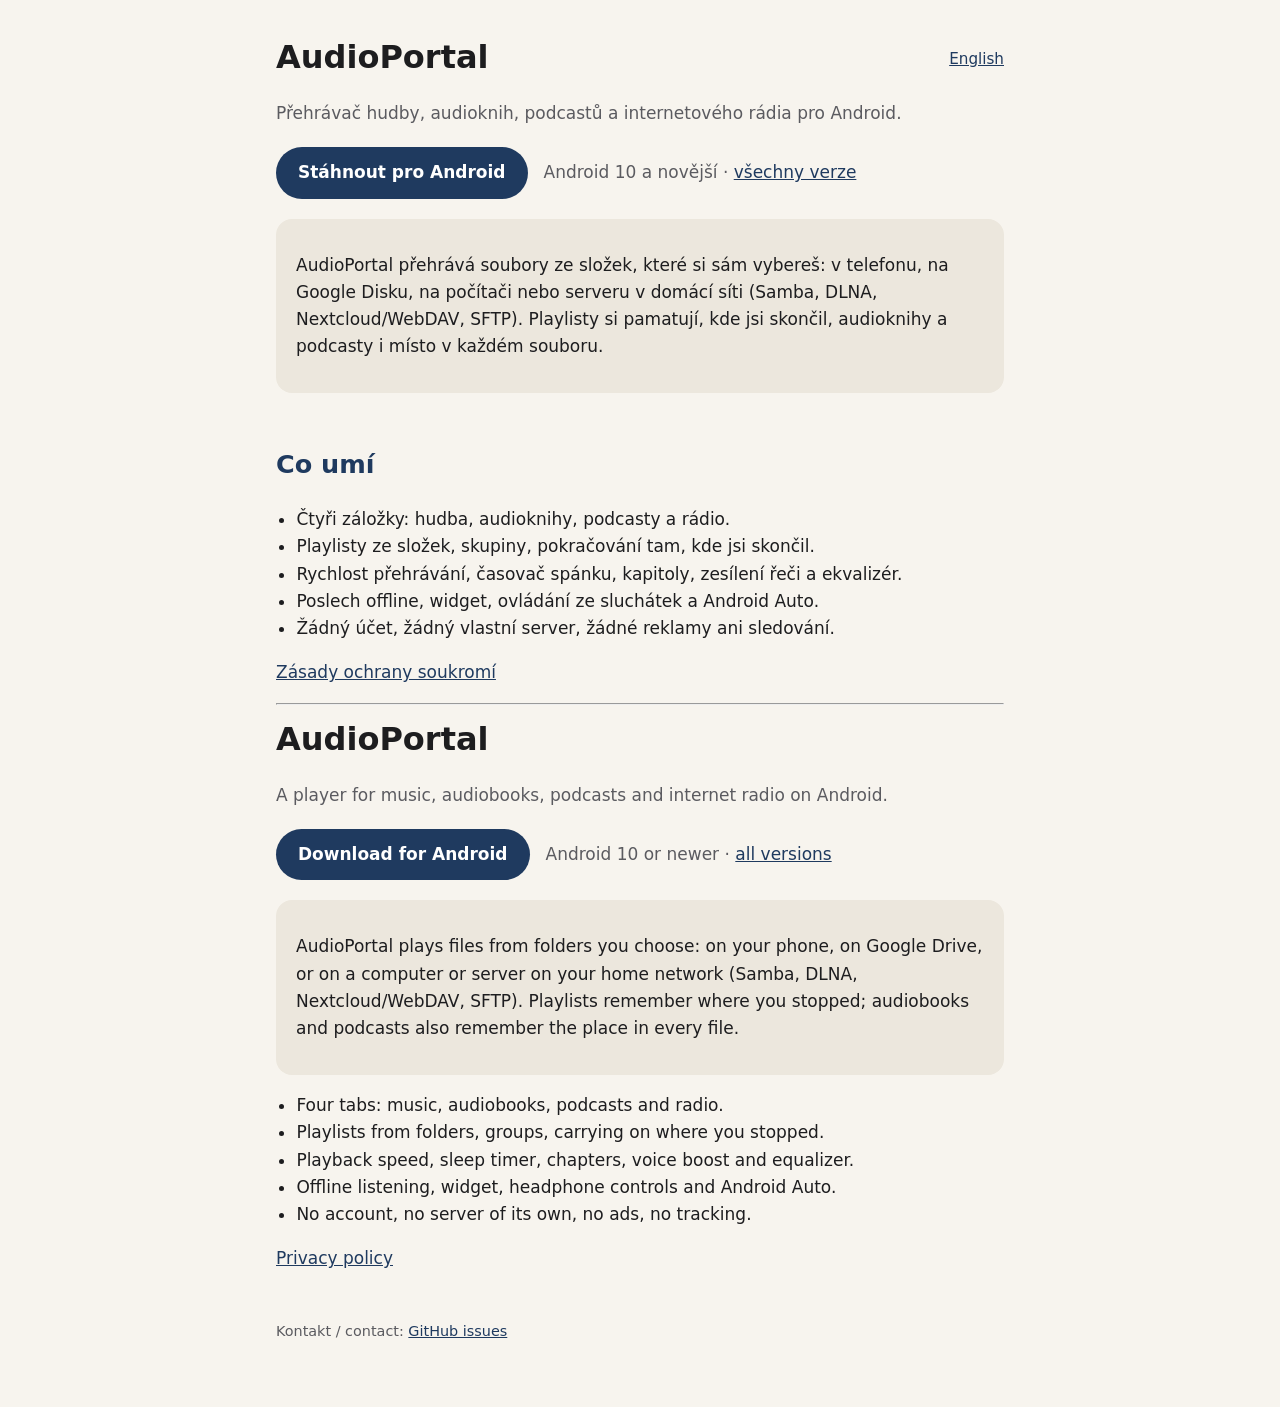
<file: index.html>
<!doctype html>
<html lang="cs">
<head>
<meta charset="utf-8">
<meta name="viewport" content="width=device-width, initial-scale=1">
<title>AudioPortal</title>
<meta name="description" content="AudioPortal – přehrávač hudby, audioknih, podcastů a rádia pro Android.">
<link rel="stylesheet" href="style.css">
</head>
<body>
<main>
<p class="lang"><a href="#en">English</a></p>
<h1>AudioPortal</h1>
<p class="muted">Přehrávač hudby, audioknih, podcastů a internetového rádia pro Android.</p>
<p class="download"><a class="button" href="https://github.com/RadekFurmanek/audioportal-web/releases/latest/download/AudioPortal.apk">Stáhnout pro Android</a> <span class="muted">Android 10 a novější · <a href="https://github.com/RadekFurmanek/audioportal-web/releases">všechny verze</a></span></p>

<div class="card">
<p>AudioPortal přehrává soubory ze složek, které si sám vybereš: v telefonu, na Google Disku, na počítači nebo serveru v domácí síti (Samba, DLNA, Nextcloud/WebDAV, SFTP). Playlisty si pamatují, kde jsi skončil, audioknihy a podcasty i místo v každém souboru.</p>
</div>

<h2>Co umí</h2>
<ul>
<li>Čtyři záložky: hudba, audioknihy, podcasty a rádio.</li>
<li>Playlisty ze složek, skupiny, pokračování tam, kde jsi skončil.</li>
<li>Rychlost přehrávání, časovač spánku, kapitoly, zesílení řeči a ekvalizér.</li>
<li>Poslech offline, widget, ovládání ze sluchátek a Android Auto.</li>
<li>Žádný účet, žádný vlastní server, žádné reklamy ani sledování.</li>
</ul>

<p><a href="privacy.html">Zásady ochrany soukromí</a></p>

<hr id="en">
<h1>AudioPortal</h1>
<p class="muted">A player for music, audiobooks, podcasts and internet radio on Android.</p>
<p class="download"><a class="button" href="https://github.com/RadekFurmanek/audioportal-web/releases/latest/download/AudioPortal.apk">Download for Android</a> <span class="muted">Android 10 or newer · <a href="https://github.com/RadekFurmanek/audioportal-web/releases">all versions</a></span></p>
<div class="card">
<p>AudioPortal plays files from folders you choose: on your phone, on Google Drive, or on a computer or server on your home network (Samba, DLNA, Nextcloud/WebDAV, SFTP). Playlists remember where you stopped; audiobooks and podcasts also remember the place in every file.</p>
</div>
<ul>
<li>Four tabs: music, audiobooks, podcasts and radio.</li>
<li>Playlists from folders, groups, carrying on where you stopped.</li>
<li>Playback speed, sleep timer, chapters, voice boost and equalizer.</li>
<li>Offline listening, widget, headphone controls and Android Auto.</li>
<li>No account, no server of its own, no ads, no tracking.</li>
</ul>
<p><a href="privacy.html#en">Privacy policy</a></p>

<footer>Kontakt / contact: <a href="https://github.com/RadekFurmanek/audioportal-web/issues">GitHub issues</a></footer>
</main>
</body>
</html>
</file>
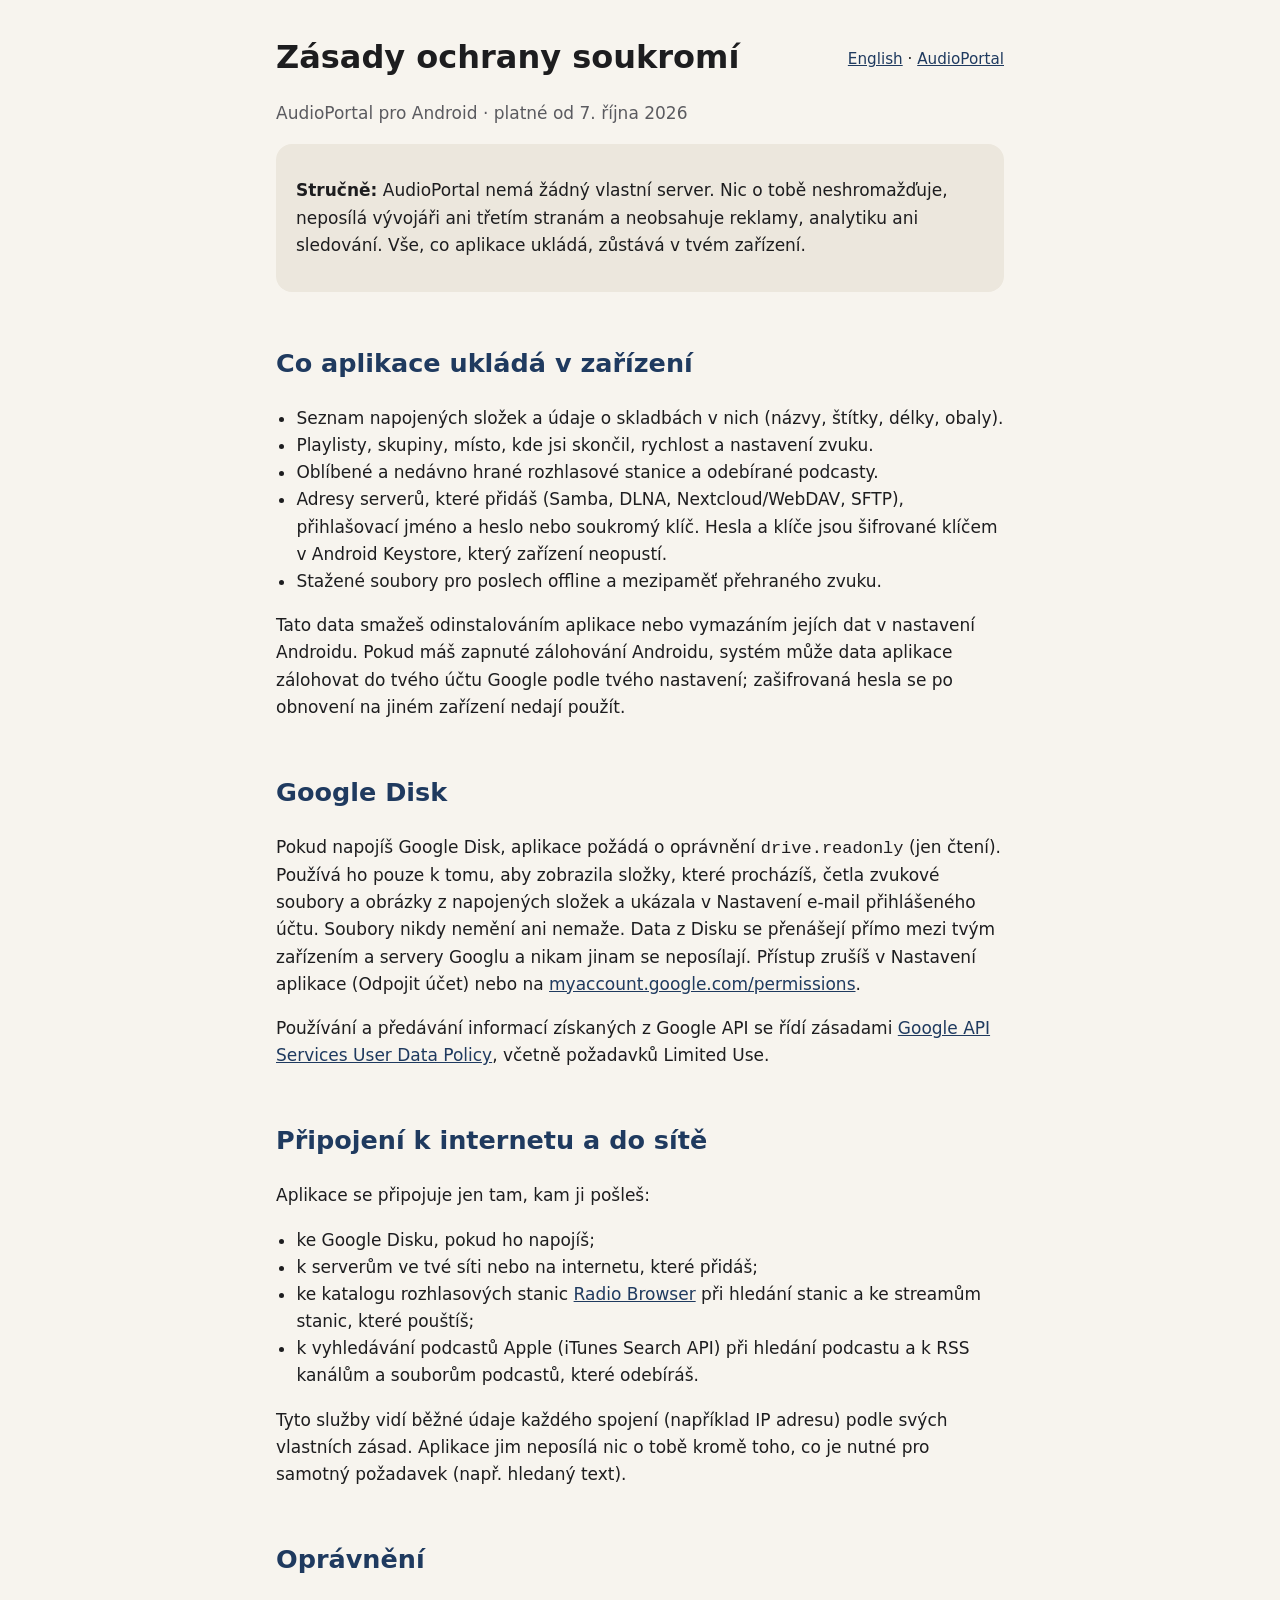
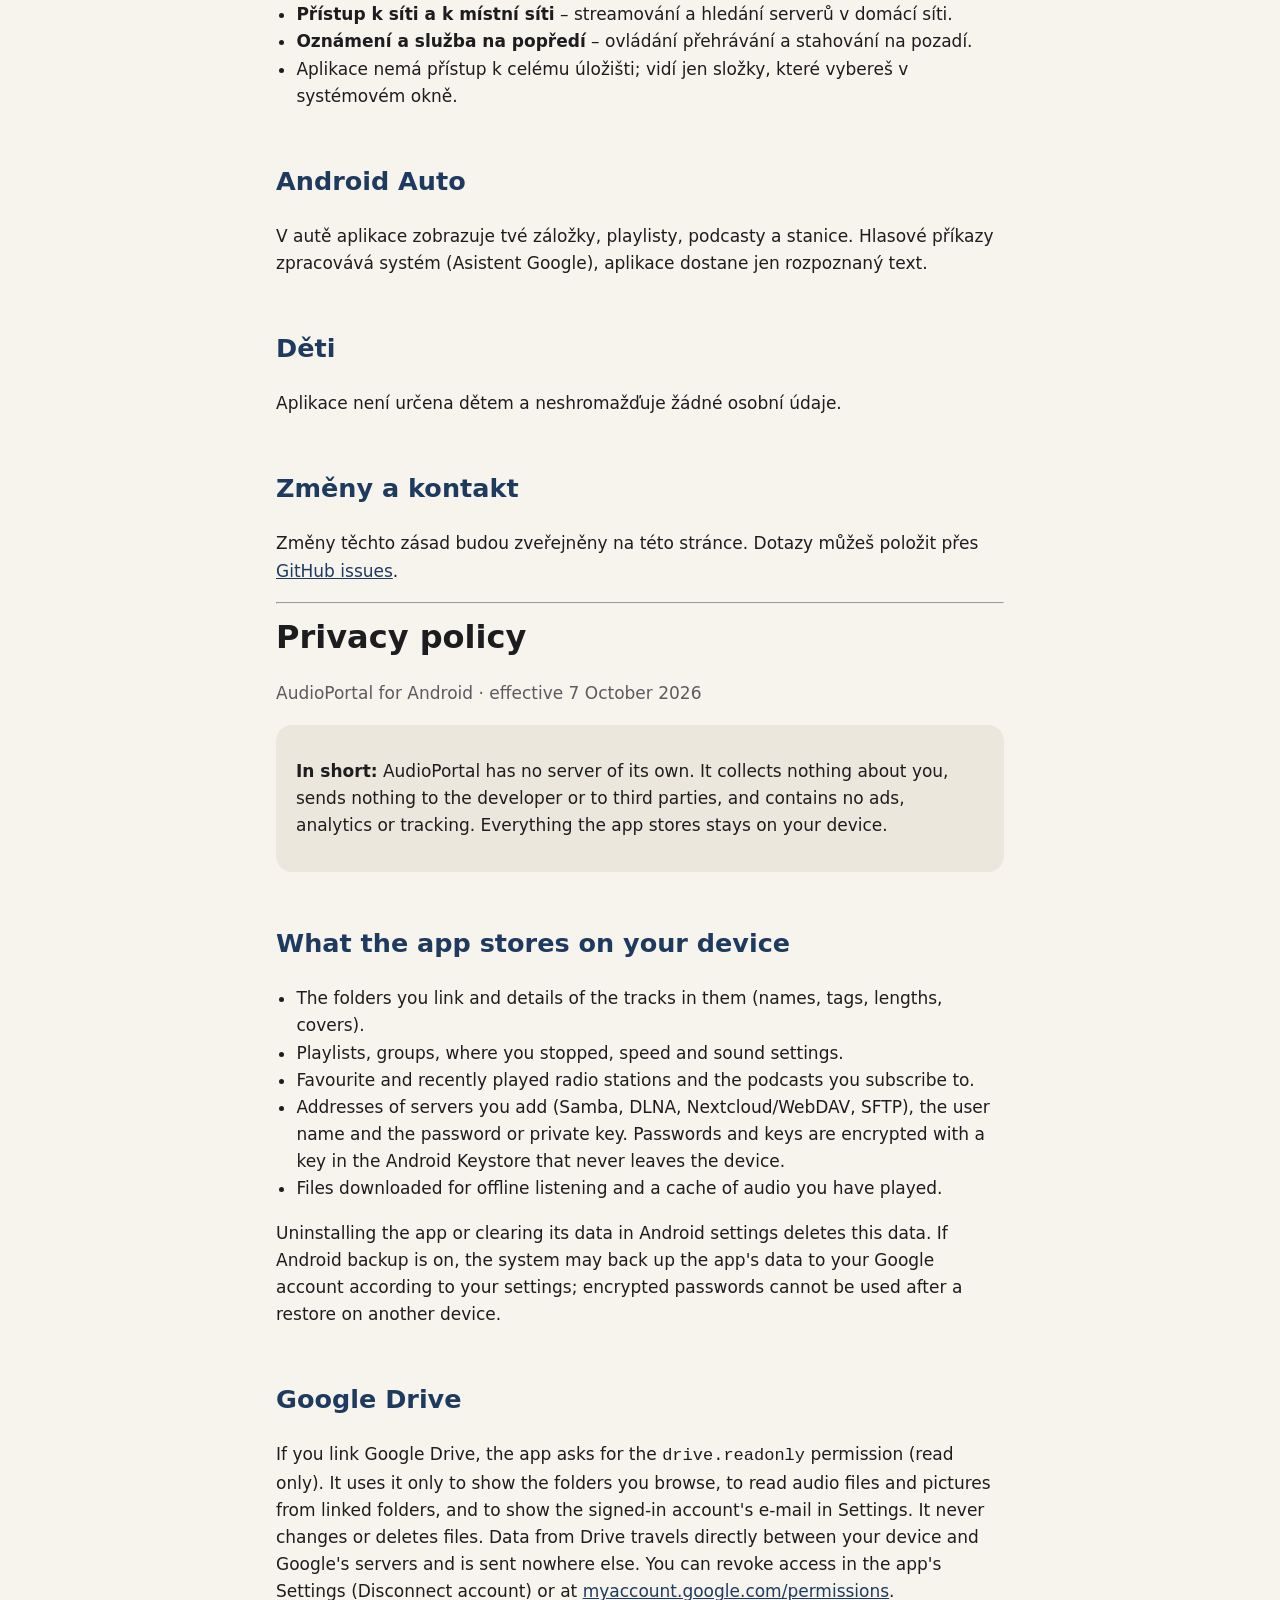
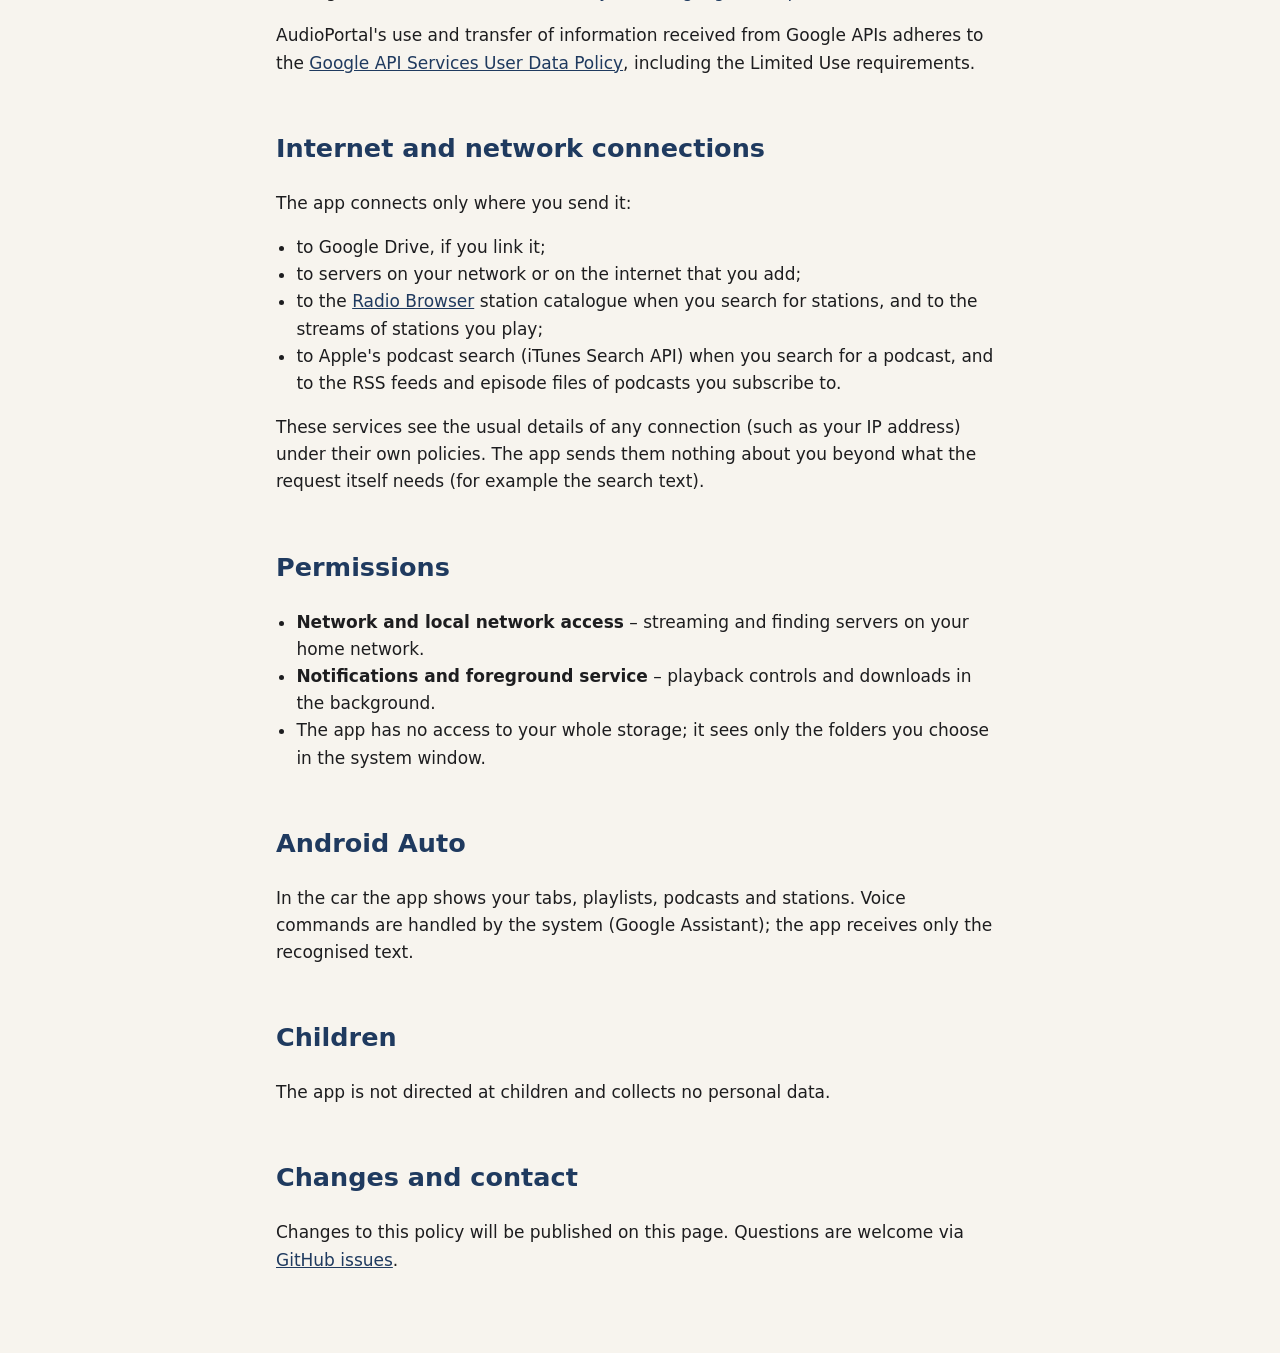
<file: privacy.html>
<!doctype html>
<html lang="cs">
<head>
<meta charset="utf-8">
<meta name="viewport" content="width=device-width, initial-scale=1">
<title>AudioPortal – zásady ochrany soukromí</title>
<link rel="stylesheet" href="style.css">
</head>
<body>
<main>
<p class="lang"><a href="#en">English</a> · <a href="./">AudioPortal</a></p>
<h1>Zásady ochrany soukromí</h1>
<p class="muted">AudioPortal pro Android · platné od 7. října 2026</p>

<div class="card">
<p><strong>Stručně:</strong> AudioPortal nemá žádný vlastní server. Nic o tobě neshromažďuje, neposílá vývojáři ani třetím stranám a neobsahuje reklamy, analytiku ani sledování. Vše, co aplikace ukládá, zůstává v tvém zařízení.</p>
</div>

<h2>Co aplikace ukládá v zařízení</h2>
<ul>
<li>Seznam napojených složek a údaje o skladbách v nich (názvy, štítky, délky, obaly).</li>
<li>Playlisty, skupiny, místo, kde jsi skončil, rychlost a nastavení zvuku.</li>
<li>Oblíbené a nedávno hrané rozhlasové stanice a odebírané podcasty.</li>
<li>Adresy serverů, které přidáš (Samba, DLNA, Nextcloud/WebDAV, SFTP), přihlašovací jméno a heslo nebo soukromý klíč. Hesla a klíče jsou šifrované klíčem v Android Keystore, který zařízení neopustí.</li>
<li>Stažené soubory pro poslech offline a mezipaměť přehraného zvuku.</li>
</ul>
<p>Tato data smažeš odinstalováním aplikace nebo vymazáním jejích dat v nastavení Androidu. Pokud máš zapnuté zálohování Androidu, systém může data aplikace zálohovat do tvého účtu Google podle tvého nastavení; zašifrovaná hesla se po obnovení na jiném zařízení nedají použít.</p>

<h2>Google Disk</h2>
<p>Pokud napojíš Google Disk, aplikace požádá o oprávnění <code>drive.readonly</code> (jen čtení). Používá ho pouze k tomu, aby zobrazila složky, které procházíš, četla zvukové soubory a obrázky z napojených složek a ukázala v Nastavení e-mail přihlášeného účtu. Soubory nikdy nemění ani nemaže. Data z Disku se přenášejí přímo mezi tvým zařízením a servery Googlu a nikam jinam se neposílají. Přístup zrušíš v Nastavení aplikace (Odpojit účet) nebo na <a href="https://myaccount.google.com/permissions">myaccount.google.com/permissions</a>.</p>
<p>Používání a předávání informací získaných z Google API se řídí zásadami <a href="https://developers.google.com/terms/api-services-user-data-policy">Google API Services User Data Policy</a>, včetně požadavků Limited Use.</p>

<h2>Připojení k internetu a do sítě</h2>
<p>Aplikace se připojuje jen tam, kam ji pošleš:</p>
<ul>
<li>ke Google Disku, pokud ho napojíš;</li>
<li>k serverům ve tvé síti nebo na internetu, které přidáš;</li>
<li>ke katalogu rozhlasových stanic <a href="https://www.radio-browser.info/">Radio Browser</a> při hledání stanic a ke streamům stanic, které pouštíš;</li>
<li>k vyhledávání podcastů Apple (iTunes Search API) při hledání podcastu a k RSS kanálům a souborům podcastů, které odebíráš.</li>
</ul>
<p>Tyto služby vidí běžné údaje každého spojení (například IP adresu) podle svých vlastních zásad. Aplikace jim neposílá nic o tobě kromě toho, co je nutné pro samotný požadavek (např. hledaný text).</p>

<h2>Oprávnění</h2>
<ul>
<li><strong>Přístup k síti a k místní síti</strong> – streamování a hledání serverů v domácí síti.</li>
<li><strong>Oznámení a služba na popředí</strong> – ovládání přehrávání a stahování na pozadí.</li>
<li>Aplikace nemá přístup k celému úložišti; vidí jen složky, které vybereš v systémovém okně.</li>
</ul>

<h2>Android Auto</h2>
<p>V autě aplikace zobrazuje tvé záložky, playlisty, podcasty a stanice. Hlasové příkazy zpracovává systém (Asistent Google), aplikace dostane jen rozpoznaný text.</p>

<h2>Děti</h2>
<p>Aplikace není určena dětem a neshromažďuje žádné osobní údaje.</p>

<h2>Změny a kontakt</h2>
<p>Změny těchto zásad budou zveřejněny na této stránce. Dotazy můžeš položit přes <a href="https://github.com/RadekFurmanek/audioportal-web/issues">GitHub issues</a>.</p>

<hr id="en">
<h1>Privacy policy</h1>
<p class="muted">AudioPortal for Android · effective 7 October 2026</p>

<div class="card">
<p><strong>In short:</strong> AudioPortal has no server of its own. It collects nothing about you, sends nothing to the developer or to third parties, and contains no ads, analytics or tracking. Everything the app stores stays on your device.</p>
</div>

<h2>What the app stores on your device</h2>
<ul>
<li>The folders you link and details of the tracks in them (names, tags, lengths, covers).</li>
<li>Playlists, groups, where you stopped, speed and sound settings.</li>
<li>Favourite and recently played radio stations and the podcasts you subscribe to.</li>
<li>Addresses of servers you add (Samba, DLNA, Nextcloud/WebDAV, SFTP), the user name and the password or private key. Passwords and keys are encrypted with a key in the Android Keystore that never leaves the device.</li>
<li>Files downloaded for offline listening and a cache of audio you have played.</li>
</ul>
<p>Uninstalling the app or clearing its data in Android settings deletes this data. If Android backup is on, the system may back up the app's data to your Google account according to your settings; encrypted passwords cannot be used after a restore on another device.</p>

<h2>Google Drive</h2>
<p>If you link Google Drive, the app asks for the <code>drive.readonly</code> permission (read only). It uses it only to show the folders you browse, to read audio files and pictures from linked folders, and to show the signed-in account's e-mail in Settings. It never changes or deletes files. Data from Drive travels directly between your device and Google's servers and is sent nowhere else. You can revoke access in the app's Settings (Disconnect account) or at <a href="https://myaccount.google.com/permissions">myaccount.google.com/permissions</a>.</p>
<p>AudioPortal's use and transfer of information received from Google APIs adheres to the <a href="https://developers.google.com/terms/api-services-user-data-policy">Google API Services User Data Policy</a>, including the Limited Use requirements.</p>

<h2>Internet and network connections</h2>
<p>The app connects only where you send it:</p>
<ul>
<li>to Google Drive, if you link it;</li>
<li>to servers on your network or on the internet that you add;</li>
<li>to the <a href="https://www.radio-browser.info/">Radio Browser</a> station catalogue when you search for stations, and to the streams of stations you play;</li>
<li>to Apple's podcast search (iTunes Search API) when you search for a podcast, and to the RSS feeds and episode files of podcasts you subscribe to.</li>
</ul>
<p>These services see the usual details of any connection (such as your IP address) under their own policies. The app sends them nothing about you beyond what the request itself needs (for example the search text).</p>

<h2>Permissions</h2>
<ul>
<li><strong>Network and local network access</strong> – streaming and finding servers on your home network.</li>
<li><strong>Notifications and foreground service</strong> – playback controls and downloads in the background.</li>
<li>The app has no access to your whole storage; it sees only the folders you choose in the system window.</li>
</ul>

<h2>Android Auto</h2>
<p>In the car the app shows your tabs, playlists, podcasts and stations. Voice commands are handled by the system (Google Assistant); the app receives only the recognised text.</p>

<h2>Children</h2>
<p>The app is not directed at children and collects no personal data.</p>

<h2>Changes and contact</h2>
<p>Changes to this policy will be published on this page. Questions are welcome via <a href="https://github.com/RadekFurmanek/audioportal-web/issues">GitHub issues</a>.</p>
</main>
</body>
</html>
</file>
<file: style.css>
:root { --bg: #f7f4ee; --fg: #1d1d1f; --muted: #5b5b60; --accent: #1f3a5f; --on-accent: #ffffff; --card: #ece7dd; }
@media (prefers-color-scheme: dark) { :root { --bg: #10151f; --fg: #e8e8ec; --muted: #a3a7b3; --accent: #f0b443; --on-accent: #10151f; --card: #1a2130; } }
* { box-sizing: border-box; }
body { margin: 0; background: var(--bg); color: var(--fg); font: 17px/1.6 system-ui, -apple-system, "Segoe UI", Roboto, sans-serif; }
main { max-width: 760px; margin: 0 auto; padding: 32px 16px 64px; }
h1 { font-size: 2rem; margin: 0 0 4px; }
h2 { margin-top: 2em; color: var(--accent); }
h3 { margin-top: 1.5em; }
a { color: var(--accent); }
.muted { color: var(--muted); }
.lang { float: right; font-size: .95rem; }
.card { background: var(--card); border-radius: 16px; padding: 16px 20px; margin: 16px 0; }
ul { padding-left: 1.2em; }
footer { margin-top: 48px; font-size: .9rem; color: var(--muted); }
.download { margin: 20px 0; display: flex; flex-wrap: wrap; align-items: center; gap: 8px 16px; }
.button { display: inline-block; background: var(--accent); color: var(--on-accent); text-decoration: none; font-weight: 600; padding: 12px 22px; border-radius: 999px; }
.button:hover { filter: brightness(1.1); }
</file>
